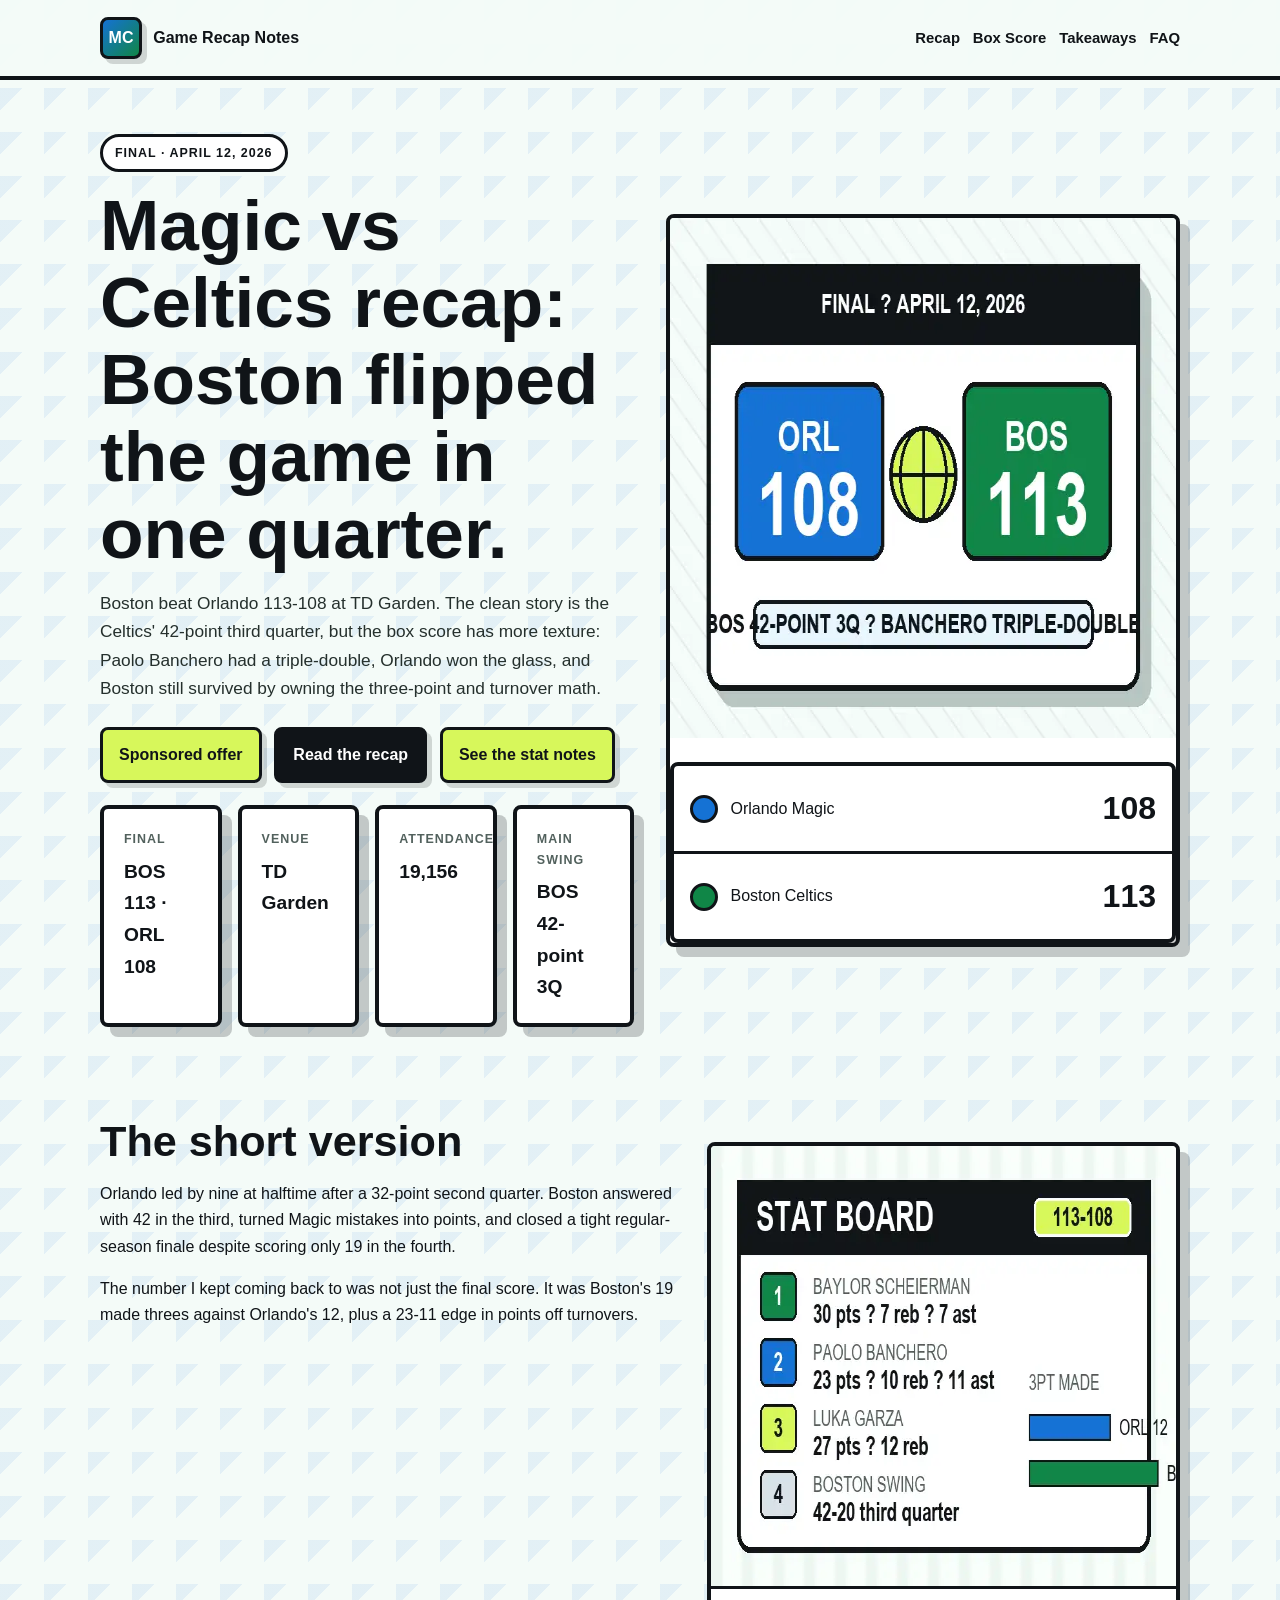
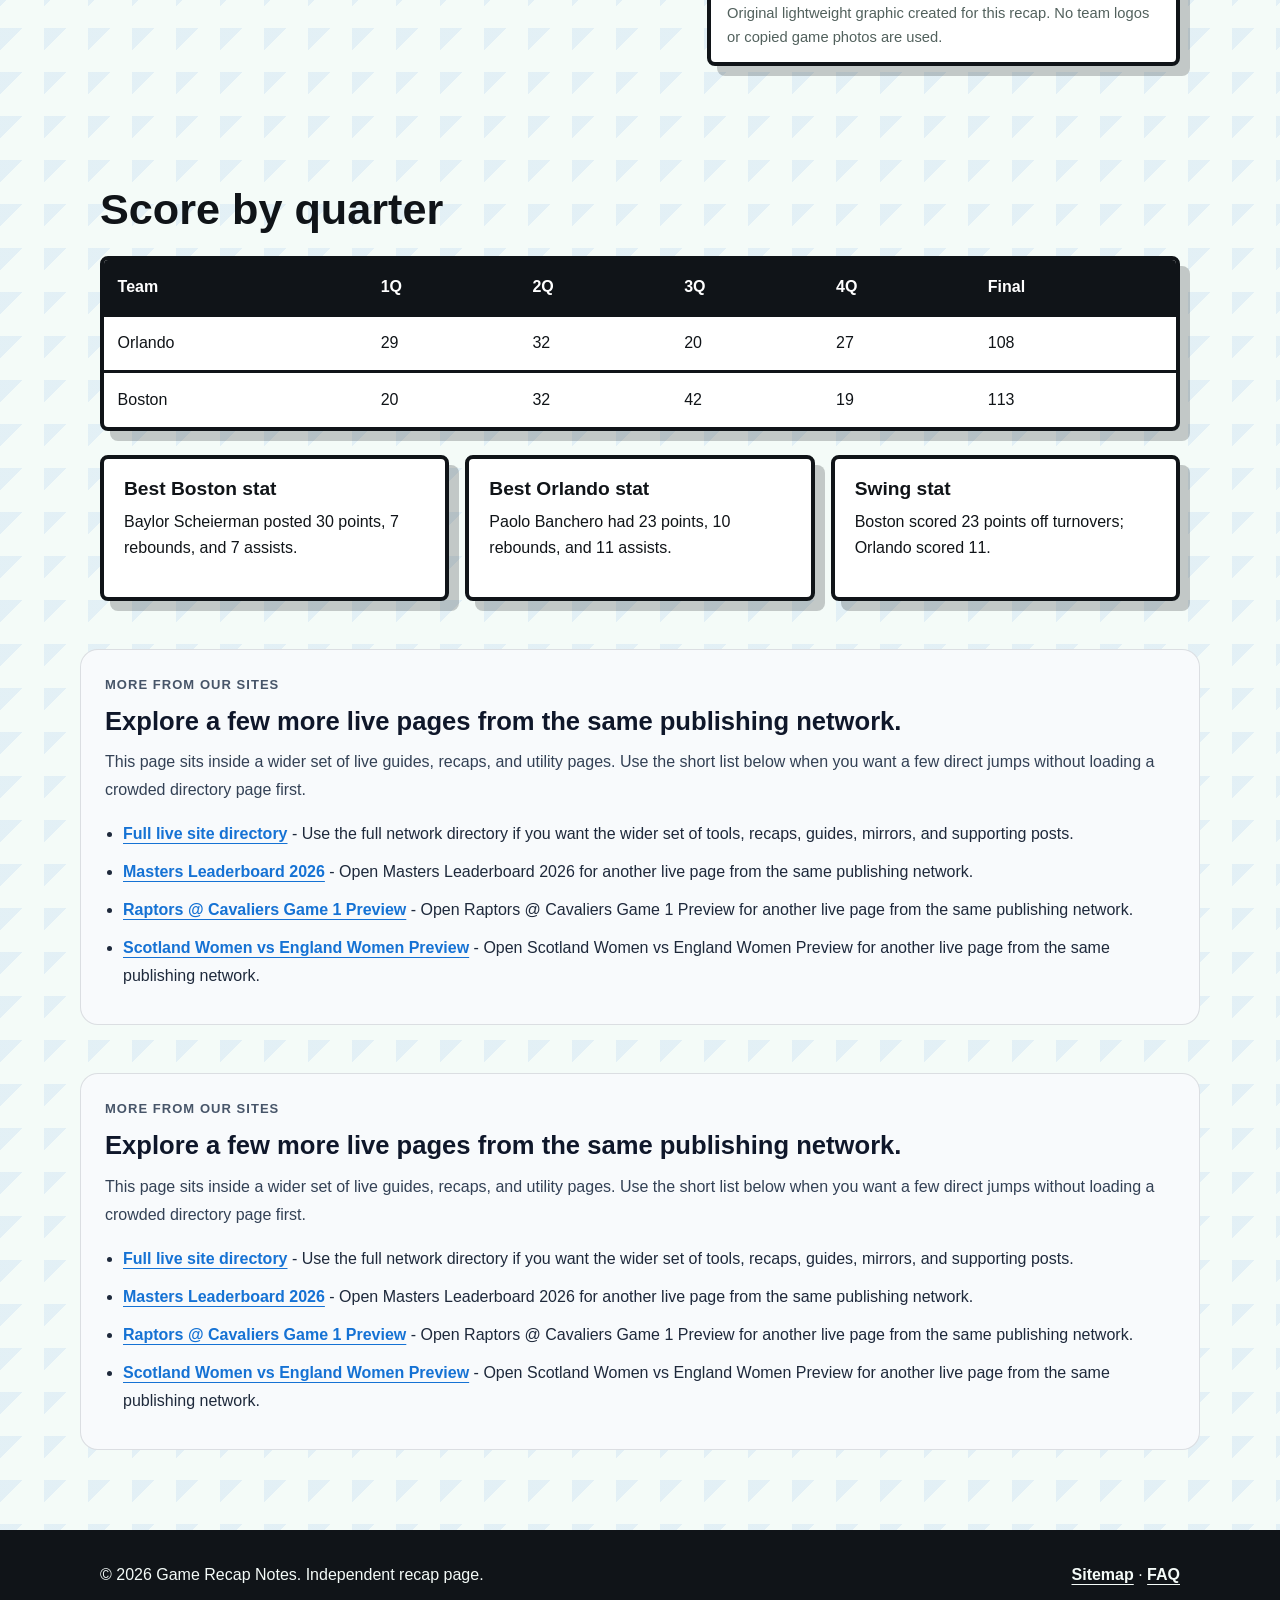
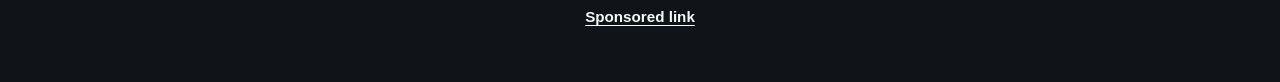
<file: index.html>
<!doctype html>
<html lang="en">
  <head>
    <meta charset="utf-8">
    <meta name="viewport" content="width=device-width, initial-scale=1">
    <meta name="google-site-verification" content="zPeMqoo2h3M_oqIertTkiu1rAj5quQBwW_J42bXbuFM">
    <title>Magic vs Celtics Recap: Boston 113, Orlando 108</title>
    <meta name="description" content="Original recap of Orlando Magic at Boston Celtics on April 12, 2026, with final score, quarter splits, stat notes, and key takeaways.">
    <link rel="canonical" href="https://zeshanalikhan.github.io/magic-celtics-recap/">
    <meta property="og:title" content="Magic vs Celtics Recap: Boston 113, Orlando 108">
    <meta property="og:description" content="Boston beat Orlando 113-108 behind Baylor Scheierman, Luka Garza, Ron Harper Jr., and a 42-point third quarter.">
    <meta property="og:type" content="website">
    <meta property="og:url" content="https://zeshanalikhan.github.io/magic-celtics-recap/">
    <meta property="og:image" content="https://zeshanalikhan.github.io/magic-celtics-recap/assets/images/magic-celtics-hero.webp">
    <link rel="stylesheet" href="styles.css">
    <script type="application/ld+json">
      {
        "@context": "https://schema.org",
        "@type": "Article",
        "headline": "Magic vs Celtics Recap: Boston 113, Orlando 108",
        "datePublished": "2026-04-13",
        "dateModified": "2026-04-13",
        "author": {
          "@type": "Person",
          "name": "Game Notes Desk"
        },
        "about": {
          "@type": "SportsEvent",
          "name": "Orlando Magic at Boston Celtics",
          "startDate": "2026-04-12T18:00:00-04:00",
          "location": {
            "@type": "Place",
            "name": "TD Garden",
            "address": {
              "@type": "PostalAddress",
              "addressLocality": "Boston",
              "addressRegion": "MA",
              "addressCountry": "US"
            }
          },
          "homeTeam": {
            "@type": "SportsTeam",
            "name": "Boston Celtics"
          },
          "awayTeam": {
            "@type": "SportsTeam",
            "name": "Orlando Magic"
          },
          "sport": "Basketball"
        }
      }
    </script>
  </head>
  <body>
    <a class="skip-link" href="#main">Skip to content</a>
    <header class="site-header">
      <div class="nav-wrap">
        <a class="brand" href="index.html" aria-label="Magic Celtics recap home">
          <span class="brand-mark">MC</span>
          <span>Game Recap Notes</span>
        </a>
        <nav class="nav-links" aria-label="Main navigation">
          <a href="pages/game-recap.html">Recap</a>
          <a href="pages/box-score-notes.html">Box Score</a>
          <a href="pages/takeaways.html">Takeaways</a>
          <a href="pages/game-faq.html">FAQ</a>
        </nav>
      </div>
    </header>

    <main id="main">
      <section class="hero">
        <div class="hero-inner">
          <div>
            <span class="eyebrow">Final · April 12, 2026</span>
            <h1>Magic vs Celtics recap: Boston flipped the game in one quarter.</h1>
            <p class="lede">Boston beat Orlando 113-108 at TD Garden. The clean story is the Celtics' 42-point third quarter, but the box score has more texture: Paolo Banchero had a triple-double, Orlando won the glass, and Boston still survived by owning the three-point and turnover math.</p>
            <div class="cta-row">
              <a class="button secondary" href="https://www.profitablecpmratenetwork.com/j9f627innq?key=be46e17df9e34aa3b5b8e77e88a34740" rel="nofollow sponsored noopener" target="_blank">Sponsored offer</a>
              <a class="button" href="pages/game-recap.html">Read the recap</a>
              <a class="button secondary" href="pages/box-score-notes.html">See the stat notes</a>
            </div>
            <div class="meta-grid" aria-label="Game quick facts">
              <div class="fact-card"><span>Final</span><strong>BOS 113 · ORL 108</strong></div>
              <div class="fact-card"><span>Venue</span><strong>TD Garden</strong></div>
              <div class="fact-card"><span>Attendance</span><strong>19,156</strong></div>
              <div class="fact-card"><span>Main swing</span><strong>BOS 42-point 3Q</strong></div>
            </div>
          </div>
          <aside class="hero-card" aria-label="Final score card">
            <img src="assets/images/magic-celtics-hero.webp" width="720" height="520" alt="Illustrated Magic Celtics final score card">
            <div class="scoreboard">
              <div class="score-row">
                <div class="score-team"><span class="team-dot orl"></span><span>Orlando Magic</span></div>
                <strong>108</strong>
              </div>
              <div class="score-row">
                <div class="score-team"><span class="team-dot bos"></span><span>Boston Celtics</span></div>
                <strong>113</strong>
              </div>
            </div>
          </aside>
        </div>
      </section>

      <section class="section">
        <div class="two-col">
          <div>
            <h2>The short version</h2>
            <p>Orlando led by nine at halftime after a 32-point second quarter. Boston answered with 42 in the third, turned Magic mistakes into points, and closed a tight regular-season finale despite scoring only 19 in the fourth.</p>
            <p>The number I kept coming back to was not just the final score. It was Boston's 19 made threes against Orlando's 12, plus a 23-11 edge in points off turnovers.</p>
          </div>
          <figure class="image-frame">
            <img src="assets/images/magic-celtics-stats.webp" width="720" height="440" alt="Illustrated Magic Celtics stat board">
            <figcaption>Original lightweight graphic created for this recap. No team logos or copied game photos are used.</figcaption>
          </figure>
        </div>
      </section>

      <section class="section" id="score-details">
        <h2>Score by quarter</h2>
        <table class="stat-table" aria-label="Score by quarter">
          <thead>
            <tr><th>Team</th><th>1Q</th><th>2Q</th><th>3Q</th><th>4Q</th><th>Final</th></tr>
          </thead>
          <tbody>
            <tr><td>Orlando</td><td>29</td><td>32</td><td>20</td><td>27</td><td>108</td></tr>
            <tr><td>Boston</td><td>20</td><td>32</td><td>42</td><td>19</td><td>113</td></tr>
          </tbody>
        </table>
        <div class="card-grid">
          <article class="panel">
            <h3>Best Boston stat</h3>
            <p>Baylor Scheierman posted 30 points, 7 rebounds, and 7 assists.</p>
          </article>
          <article class="panel">
            <h3>Best Orlando stat</h3>
            <p>Paolo Banchero had 23 points, 10 rebounds, and 11 assists.</p>
          </article>
          <article class="panel">
            <h3>Swing stat</h3>
            <p>Boston scored 23 points off turnovers; Orlando scored 11.</p>
          </article>
        </div>
      </section>

      <!-- NETWORK_LINKS_START -->
      <section data-network-links="true" aria-labelledby="network-links-heading" style="padding:0 0 48px;">
        <div style="width:min(1120px, calc(100% - 32px)); margin:0 auto;">
          <div style="border:1px solid rgba(15, 23, 42, 0.12); background:#f8fafc; border-radius:18px; padding:24px;">
            <p style="margin:0 0 10px; font-size:13px; font-weight:800; letter-spacing:0.08em; text-transform:uppercase; color:#475569;">More from our sites</p>
            <h2 id="network-links-heading" style="margin:0 0 12px; font-size:clamp(1.5rem, 2vw, 1.9rem); line-height:1.2; color:#0f172a;">Explore a few more live pages from the same publishing network.</h2>
            <p style="margin:0 0 16px; color:#334155; line-height:1.75;">This page sits inside a wider set of live guides, recaps, and utility pages. Use the short list below when you want a few direct jumps without loading a crowded directory page first.</p>
            <ul style="margin:0; padding-left:18px; color:#1e293b; line-height:1.75;">
          <li style="margin:0 0 10px;"><a href="https://zeshanalikhan.github.io/creator-app-hub-site/pages/site-directory.html">Full live site directory</a> - Use the full network directory if you want the wider set of tools, recaps, guides, mirrors, and supporting posts.</li>
          <li style="margin:0 0 10px;"><a href="https://zeshanalikhan.github.io/masters-leaderboard-guide/">Masters Leaderboard 2026</a> - Open Masters Leaderboard 2026 for another live page from the same publishing network.</li>
          <li style="margin:0 0 10px;"><a href="https://zeshanalikhan.github.io/raptors-cavaliers-first-round-game-1-preview/">Raptors @ Cavaliers Game 1 Preview</a> - Open Raptors @ Cavaliers Game 1 Preview for another live page from the same publishing network.</li>
          <li style="margin:0 0 10px;"><a href="https://zeshanalikhan.github.io/scotland-england-womens-six-nations-preview/">Scotland Women vs England Women Preview</a> - Open Scotland Women vs England Women Preview for another live page from the same publishing network.</li>
            </ul>
          </div>
        </div>
      </section>
      <!-- NETWORK_LINKS_END -->
    
      <!-- NETWORK_LINKS_START -->
      <section data-network-links="true" aria-labelledby="network-links-heading" style="padding:0 0 48px;">
        <div style="width:min(1120px, calc(100% - 32px)); margin:0 auto;">
          <div style="border:1px solid rgba(15, 23, 42, 0.12); background:#f8fafc; border-radius:18px; padding:24px;">
            <p style="margin:0 0 10px; font-size:13px; font-weight:800; letter-spacing:0.08em; text-transform:uppercase; color:#475569;">More from our sites</p>
            <h2 id="network-links-heading" style="margin:0 0 12px; font-size:clamp(1.5rem, 2vw, 1.9rem); line-height:1.2; color:#0f172a;">Explore a few more live pages from the same publishing network.</h2>
            <p style="margin:0 0 16px; color:#334155; line-height:1.75;">This page sits inside a wider set of live guides, recaps, and utility pages. Use the short list below when you want a few direct jumps without loading a crowded directory page first.</p>
            <ul style="margin:0; padding-left:18px; color:#1e293b; line-height:1.75;">
          <li style="margin:0 0 10px;"><a href="https://zeshanalikhan.github.io/creator-app-hub-site/pages/site-directory.html">Full live site directory</a> - Use the full network directory if you want the wider set of tools, recaps, guides, mirrors, and supporting posts.</li>
          <li style="margin:0 0 10px;"><a href="https://zeshanalikhan.github.io/masters-leaderboard-guide/">Masters Leaderboard 2026</a> - Open Masters Leaderboard 2026 for another live page from the same publishing network.</li>
          <li style="margin:0 0 10px;"><a href="https://zeshanalikhan.github.io/raptors-cavaliers-first-round-game-1-preview/">Raptors @ Cavaliers Game 1 Preview</a> - Open Raptors @ Cavaliers Game 1 Preview for another live page from the same publishing network.</li>
          <li style="margin:0 0 10px;"><a href="https://zeshanalikhan.github.io/scotland-england-womens-six-nations-preview/">Scotland Women vs England Women Preview</a> - Open Scotland Women vs England Women Preview for another live page from the same publishing network.</li>
            </ul>
          </div>
        </div>
      </section>
      <!-- NETWORK_LINKS_END -->
    </main>

    <footer class="site-footer">
      <div class="footer-inner">
        <p>© <span data-year>2026</span> Game Recap Notes. Independent recap page.</p>
        <p><a href="sitemap.xml">Sitemap</a> · <a href="pages/game-faq.html">FAQ</a></p>
      </div>
          <div class="adsterra-link-wrap">
        <a class="adsterra-link" href="https://www.profitablecpmratenetwork.com/j9f627innq?key=be46e17df9e34aa3b5b8e77e88a34740" rel="nofollow sponsored noopener" target="_blank">Sponsored link</a>
      </div>
  </footer>
    <script src="app.js" defer></script>
  </body>
</html>
</file>
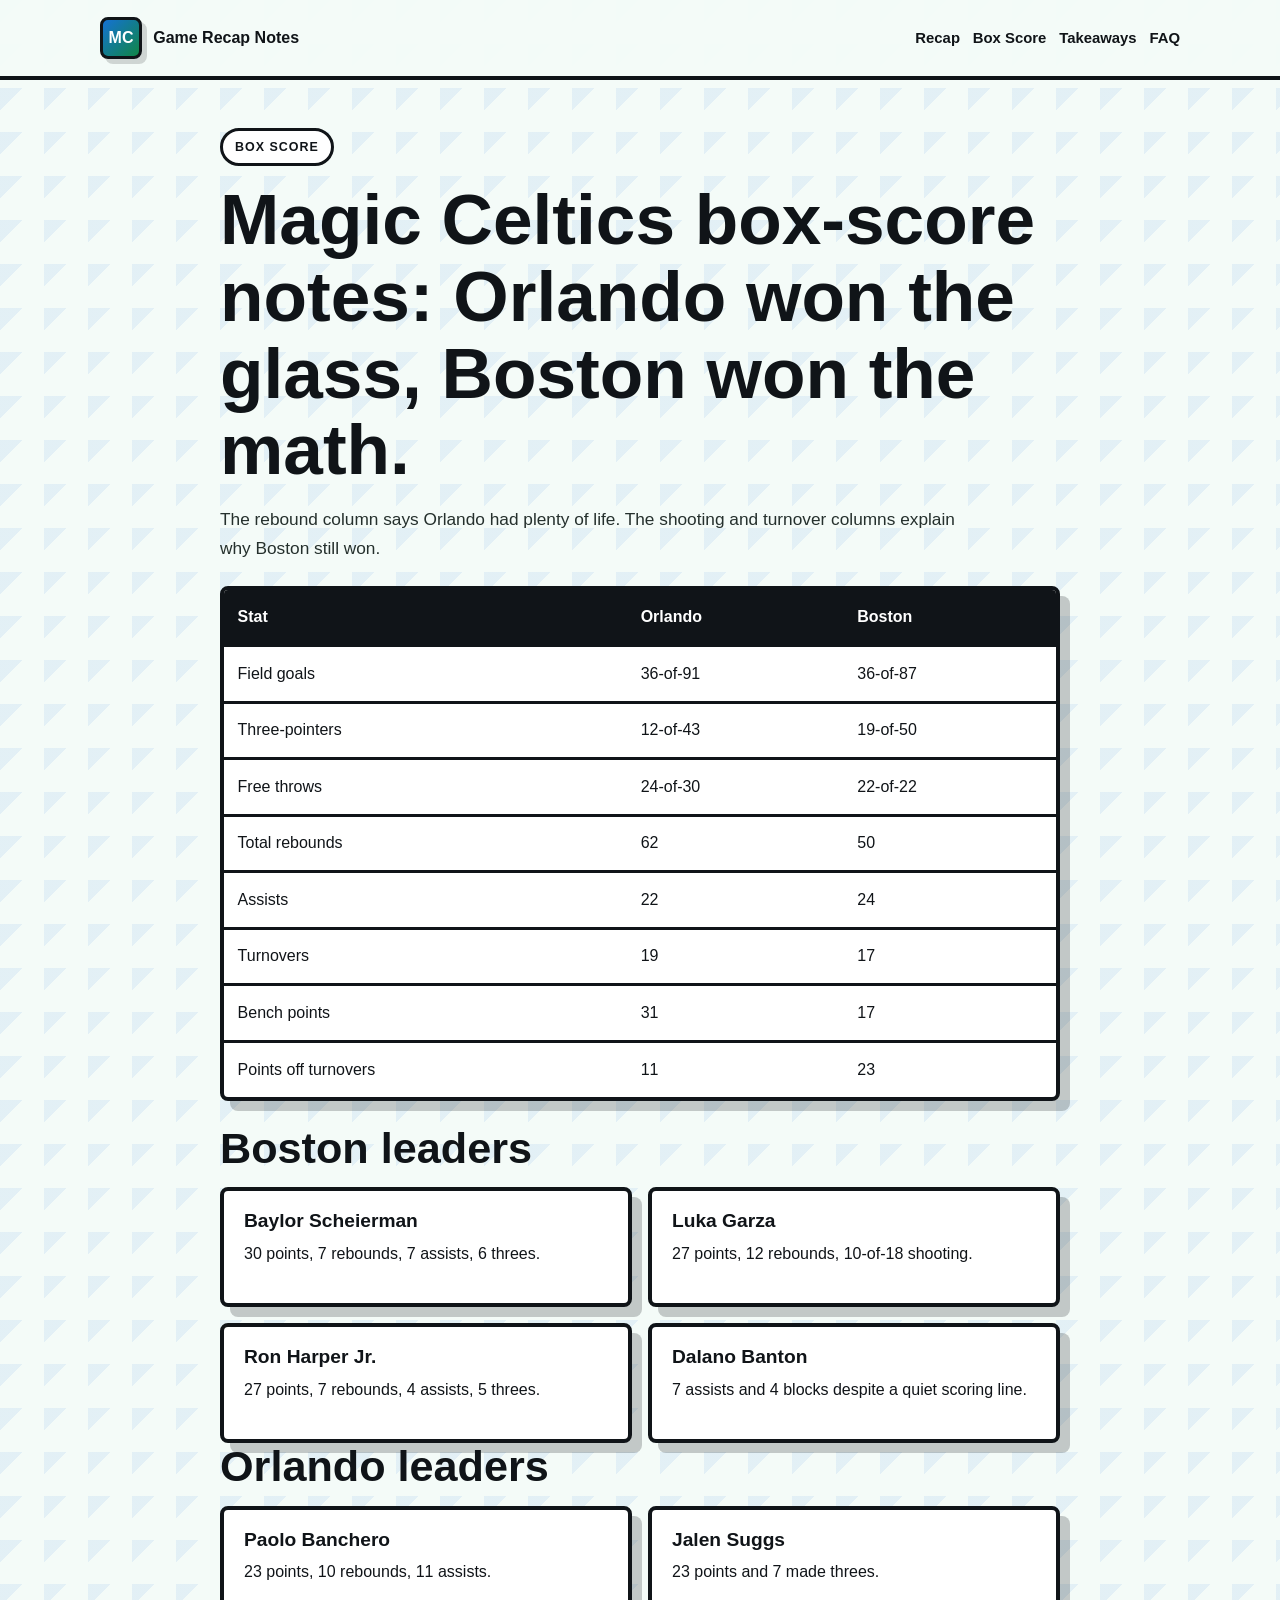
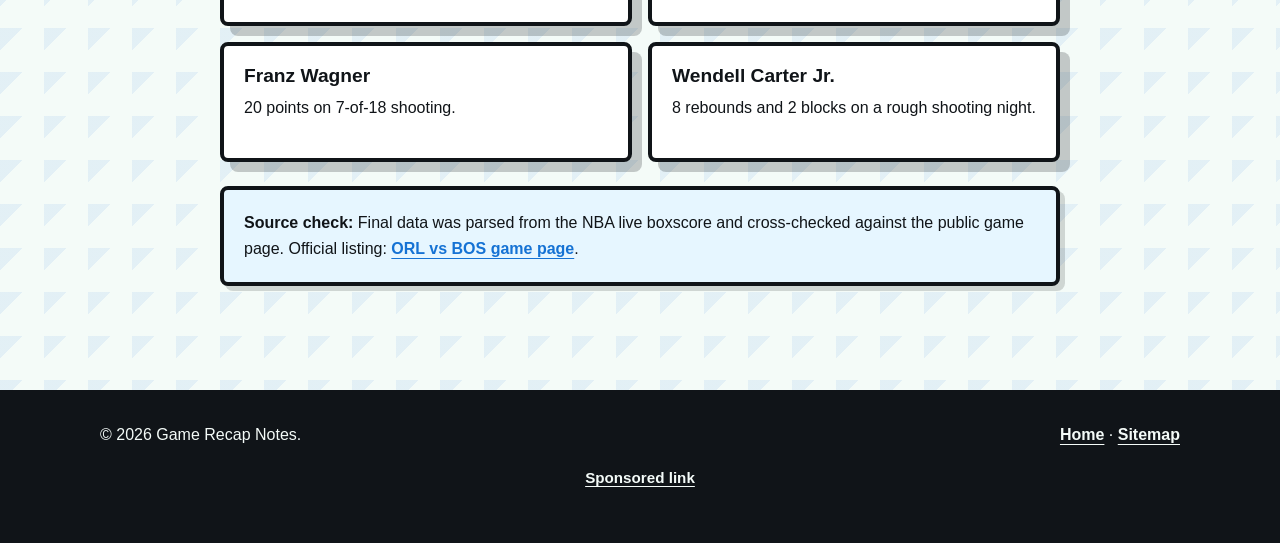
<file: pages/box-score-notes.html>
<!doctype html>
<html lang="en">
  <head>
    <meta charset="utf-8">
    <meta name="viewport" content="width=device-width, initial-scale=1">
    <meta name="google-site-verification" content="zPeMqoo2h3M_oqIertTkiu1rAj5quQBwW_J42bXbuFM">
    <title>Magic Celtics Box Score Notes: Threes, Turnovers, Leaders</title>
    <meta name="description" content="Box-score notes from Celtics 113, Magic 108, including shooting splits, rebounds, assists, turnovers, and player leaders.">
    <link rel="canonical" href="https://zeshanalikhan.github.io/magic-celtics-recap/pages/box-score-notes.html">
    <meta property="og:title" content="Magic Celtics Box Score Notes">
    <meta property="og:description" content="The stat gap behind Boston's 113-108 win over Orlando.">
    <meta property="og:type" content="article">
    <meta property="og:url" content="https://zeshanalikhan.github.io/magic-celtics-recap/pages/box-score-notes.html">
    <meta property="og:image" content="https://zeshanalikhan.github.io/magic-celtics-recap/assets/images/magic-celtics-stats.webp">
    <link rel="stylesheet" href="../styles.css">
  </head>
  <body>
    <a class="skip-link" href="#main">Skip to content</a>
    <header class="site-header">
      <div class="nav-wrap">
        <a class="brand" href="../index.html"><span class="brand-mark">MC</span><span>Game Recap Notes</span></a>
        <nav class="nav-links" aria-label="Main navigation">
          <a href="game-recap.html">Recap</a>
          <a href="box-score-notes.html">Box Score</a>
          <a href="takeaways.html">Takeaways</a>
          <a href="game-faq.html">FAQ</a>
        </nav>
      </div>
    </header>
    <main id="main" class="section narrow">
      <span class="eyebrow">Box score</span>
      <h1>Magic Celtics box-score notes: Orlando won the glass, Boston won the math.</h1>
      <p class="lede">The rebound column says Orlando had plenty of life. The shooting and turnover columns explain why Boston still won.</p>

      <table class="stat-table" aria-label="Team stat comparison">
        <thead>
          <tr><th>Stat</th><th>Orlando</th><th>Boston</th></tr>
        </thead>
        <tbody>
          <tr><td>Field goals</td><td>36-of-91</td><td>36-of-87</td></tr>
          <tr><td>Three-pointers</td><td>12-of-43</td><td>19-of-50</td></tr>
          <tr><td>Free throws</td><td>24-of-30</td><td>22-of-22</td></tr>
          <tr><td>Total rebounds</td><td>62</td><td>50</td></tr>
          <tr><td>Assists</td><td>22</td><td>24</td></tr>
          <tr><td>Turnovers</td><td>19</td><td>17</td></tr>
          <tr><td>Bench points</td><td>31</td><td>17</td></tr>
          <tr><td>Points off turnovers</td><td>11</td><td>23</td></tr>
        </tbody>
      </table>

      <h2>Boston leaders</h2>
      <div class="stat-grid">
        <div class="panel"><h3>Baylor Scheierman</h3><p>30 points, 7 rebounds, 7 assists, 6 threes.</p></div>
        <div class="panel"><h3>Luka Garza</h3><p>27 points, 12 rebounds, 10-of-18 shooting.</p></div>
        <div class="panel"><h3>Ron Harper Jr.</h3><p>27 points, 7 rebounds, 4 assists, 5 threes.</p></div>
        <div class="panel"><h3>Dalano Banton</h3><p>7 assists and 4 blocks despite a quiet scoring line.</p></div>
      </div>

      <h2>Orlando leaders</h2>
      <div class="stat-grid">
        <div class="panel"><h3>Paolo Banchero</h3><p>23 points, 10 rebounds, 11 assists.</p></div>
        <div class="panel"><h3>Jalen Suggs</h3><p>23 points and 7 made threes.</p></div>
        <div class="panel"><h3>Franz Wagner</h3><p>20 points on 7-of-18 shooting.</p></div>
        <div class="panel"><h3>Wendell Carter Jr.</h3><p>8 rebounds and 2 blocks on a rough shooting night.</p></div>
      </div>

      <div class="callout">
        <strong>Source check:</strong> Final data was parsed from the NBA live boxscore and cross-checked against the public game page. Official listing: <a href="https://www.nba.com/game/orl-vs-bos-0022501186" rel="nofollow noopener" target="_blank">ORL vs BOS game page</a>.
      </div>
    </main>
    <footer class="site-footer">
      <div class="footer-inner">
        <p>© <span data-year>2026</span> Game Recap Notes.</p>
        <p><a href="../index.html">Home</a> · <a href="../sitemap.xml">Sitemap</a></p>
      </div>
          <div class="adsterra-link-wrap">
        <a class="adsterra-link" href="https://www.profitablecpmratenetwork.com/j9f627innq?key=be46e17df9e34aa3b5b8e77e88a34740" rel="nofollow sponsored noopener" target="_blank">Sponsored link</a>
      </div>
  </footer>
    <script src="../app.js" defer></script>
  </body>
</html>
</file>
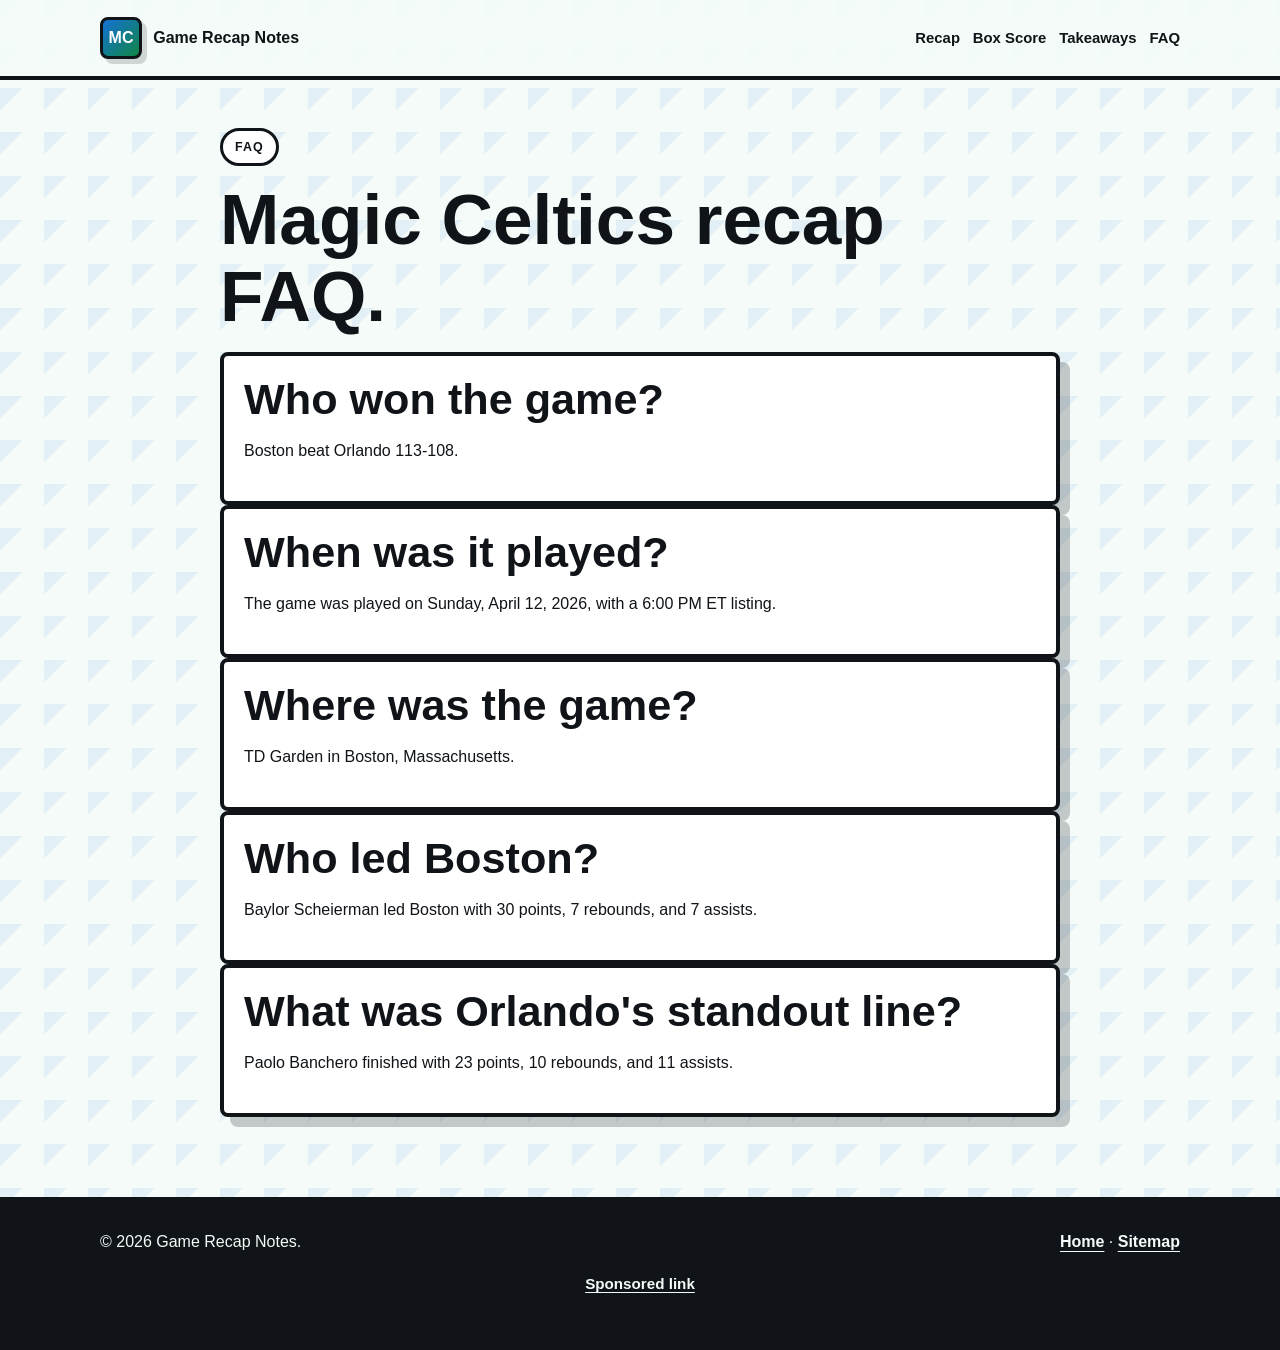
<file: pages/game-faq.html>
<!doctype html>
<html lang="en">
  <head>
    <meta charset="utf-8">
    <meta name="viewport" content="width=device-width, initial-scale=1">
    <meta name="google-site-verification" content="zPeMqoo2h3M_oqIertTkiu1rAj5quQBwW_J42bXbuFM">
    <title>Magic Celtics Recap FAQ</title>
    <meta name="description" content="FAQ for Orlando Magic at Boston Celtics on April 12, 2026, including final score, top performers, venue, and key stat gap.">
    <link rel="canonical" href="https://zeshanalikhan.github.io/magic-celtics-recap/pages/game-faq.html">
    <meta property="og:title" content="Magic Celtics Recap FAQ">
    <meta property="og:description" content="Quick answers for Celtics 113, Magic 108.">
    <meta property="og:type" content="article">
    <meta property="og:url" content="https://zeshanalikhan.github.io/magic-celtics-recap/pages/game-faq.html">
    <meta property="og:image" content="https://zeshanalikhan.github.io/magic-celtics-recap/assets/images/magic-celtics-hero.webp">
    <link rel="stylesheet" href="../styles.css">
    <script type="application/ld+json">
      {
        "@context": "https://schema.org",
        "@type": "FAQPage",
        "mainEntity": [
          {
            "@type": "Question",
            "name": "Who won Magic vs Celtics on April 12, 2026?",
            "acceptedAnswer": {
              "@type": "Answer",
              "text": "The Boston Celtics beat the Orlando Magic 113-108."
            }
          },
          {
            "@type": "Question",
            "name": "Where was Magic vs Celtics played?",
            "acceptedAnswer": {
              "@type": "Answer",
              "text": "The game was played at TD Garden in Boston, Massachusetts."
            }
          },
          {
            "@type": "Question",
            "name": "Who led Boston in scoring?",
            "acceptedAnswer": {
              "@type": "Answer",
              "text": "Baylor Scheierman led Boston with 30 points."
            }
          },
          {
            "@type": "Question",
            "name": "What was Paolo Banchero's stat line?",
            "acceptedAnswer": {
              "@type": "Answer",
              "text": "Paolo Banchero had 23 points, 10 rebounds, and 11 assists for Orlando."
            }
          }
        ]
      }
    </script>
  </head>
  <body>
    <a class="skip-link" href="#main">Skip to content</a>
    <header class="site-header">
      <div class="nav-wrap">
        <a class="brand" href="../index.html"><span class="brand-mark">MC</span><span>Game Recap Notes</span></a>
        <nav class="nav-links" aria-label="Main navigation">
          <a href="game-recap.html">Recap</a>
          <a href="box-score-notes.html">Box Score</a>
          <a href="takeaways.html">Takeaways</a>
          <a href="game-faq.html">FAQ</a>
        </nav>
      </div>
    </header>
    <main id="main" class="section narrow">
      <span class="eyebrow">FAQ</span>
      <h1>Magic Celtics recap FAQ.</h1>

      <section class="panel">
        <h2>Who won the game?</h2>
        <p>Boston beat Orlando 113-108.</p>
      </section>
      <section class="panel">
        <h2>When was it played?</h2>
        <p>The game was played on Sunday, April 12, 2026, with a 6:00 PM ET listing.</p>
      </section>
      <section class="panel">
        <h2>Where was the game?</h2>
        <p>TD Garden in Boston, Massachusetts.</p>
      </section>
      <section class="panel">
        <h2>Who led Boston?</h2>
        <p>Baylor Scheierman led Boston with 30 points, 7 rebounds, and 7 assists.</p>
      </section>
      <section class="panel">
        <h2>What was Orlando's standout line?</h2>
        <p>Paolo Banchero finished with 23 points, 10 rebounds, and 11 assists.</p>
      </section>
    </main>
    <footer class="site-footer">
      <div class="footer-inner">
        <p>© <span data-year>2026</span> Game Recap Notes.</p>
        <p><a href="../index.html">Home</a> · <a href="../sitemap.xml">Sitemap</a></p>
      </div>
          <div class="adsterra-link-wrap">
        <a class="adsterra-link" href="https://www.profitablecpmratenetwork.com/j9f627innq?key=be46e17df9e34aa3b5b8e77e88a34740" rel="nofollow sponsored noopener" target="_blank">Sponsored link</a>
      </div>
  </footer>
    <script src="../app.js" defer></script>
  </body>
</html>
</file>
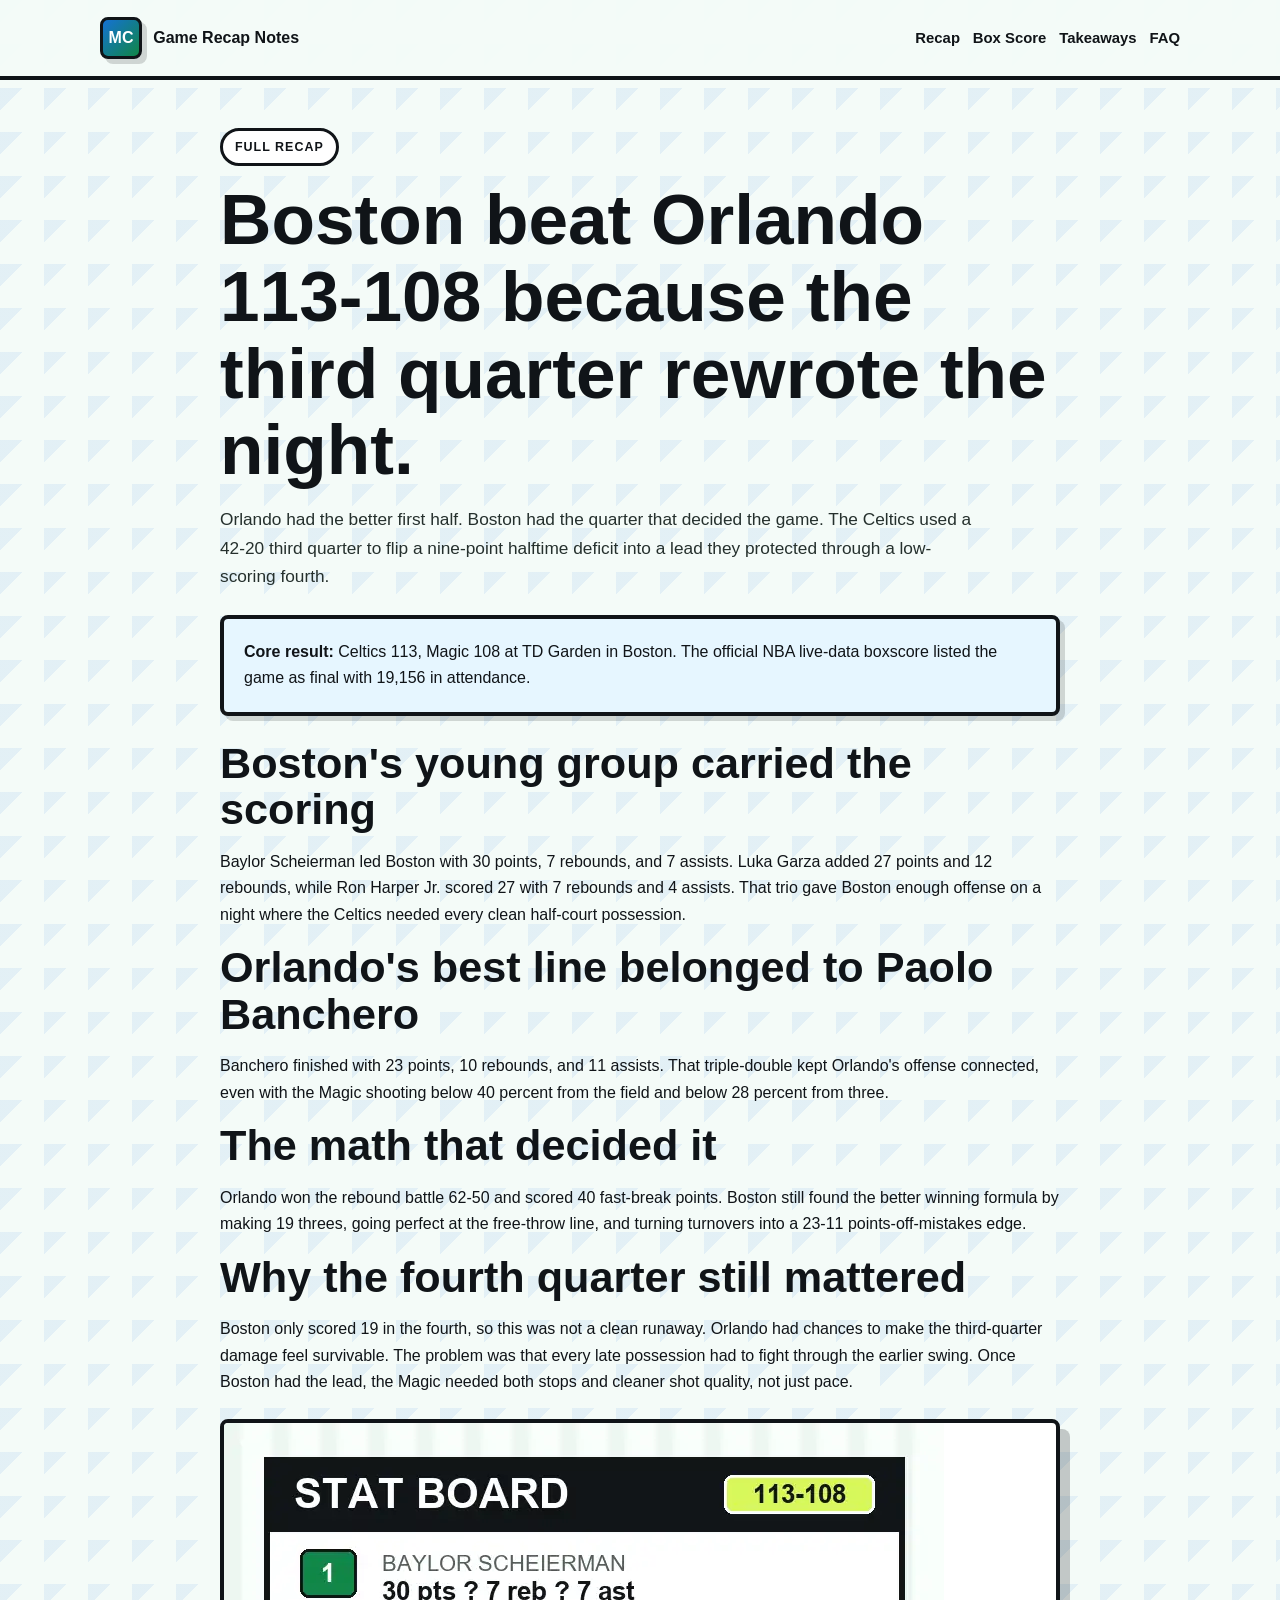
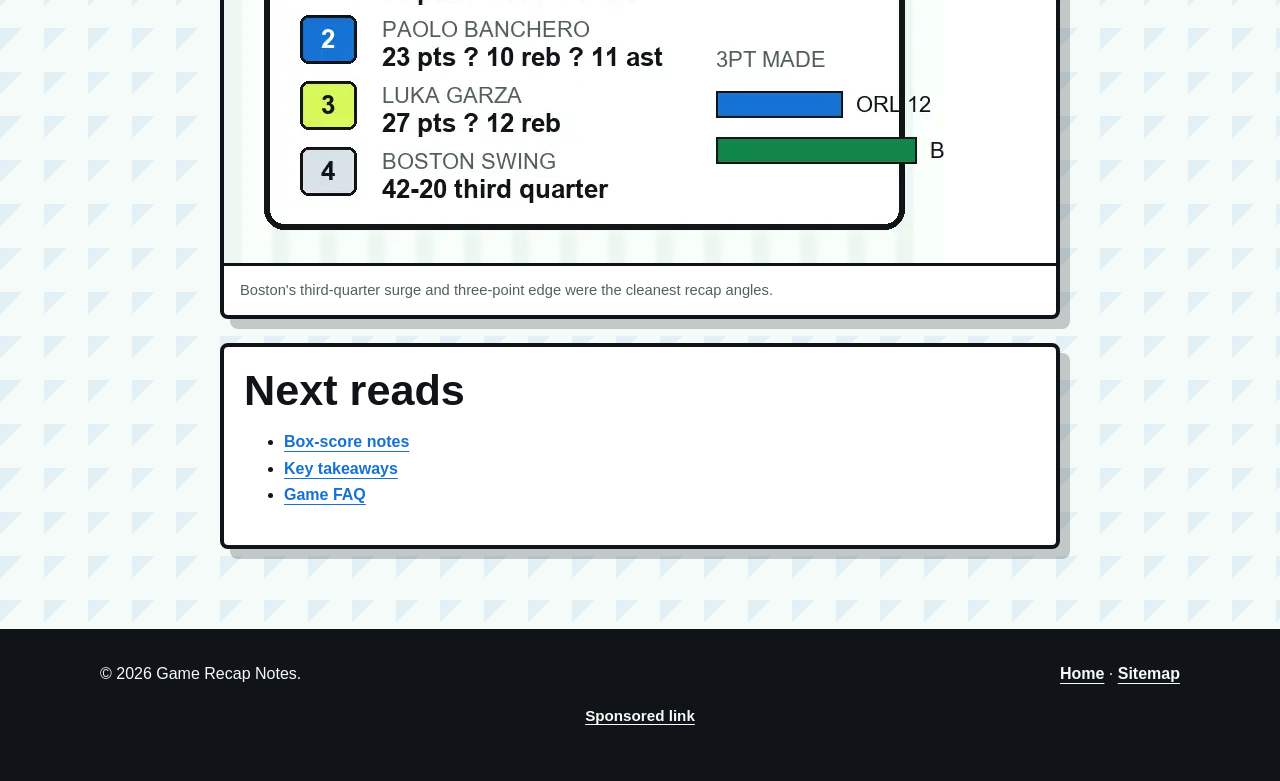
<file: pages/game-recap.html>
<!doctype html>
<html lang="en">
  <head>
    <meta charset="utf-8">
    <meta name="viewport" content="width=device-width, initial-scale=1">
    <meta name="google-site-verification" content="zPeMqoo2h3M_oqIertTkiu1rAj5quQBwW_J42bXbuFM">
    <title>Magic vs Celtics Game Recap: Boston Wins 113-108</title>
    <meta name="description" content="Original Magic vs Celtics recap for April 12, 2026, including Boston's third-quarter run, Banchero's triple-double, and key stat gaps.">
    <link rel="canonical" href="https://zeshanalikhan.github.io/magic-celtics-recap/pages/game-recap.html">
    <meta property="og:title" content="Magic vs Celtics Game Recap">
    <meta property="og:description" content="Boston beat Orlando 113-108 after a 42-point third quarter.">
    <meta property="og:type" content="article">
    <meta property="og:url" content="https://zeshanalikhan.github.io/magic-celtics-recap/pages/game-recap.html">
    <meta property="og:image" content="https://zeshanalikhan.github.io/magic-celtics-recap/assets/images/magic-celtics-hero.webp">
    <link rel="stylesheet" href="../styles.css">
  </head>
  <body>
    <a class="skip-link" href="#main">Skip to content</a>
    <header class="site-header">
      <div class="nav-wrap">
        <a class="brand" href="../index.html"><span class="brand-mark">MC</span><span>Game Recap Notes</span></a>
        <nav class="nav-links" aria-label="Main navigation">
          <a href="game-recap.html">Recap</a>
          <a href="box-score-notes.html">Box Score</a>
          <a href="takeaways.html">Takeaways</a>
          <a href="game-faq.html">FAQ</a>
        </nav>
      </div>
    </header>
    <main id="main" class="section narrow">
      <span class="eyebrow">Full recap</span>
      <h1>Boston beat Orlando 113-108 because the third quarter rewrote the night.</h1>
      <p class="lede">Orlando had the better first half. Boston had the quarter that decided the game. The Celtics used a 42-20 third quarter to flip a nine-point halftime deficit into a lead they protected through a low-scoring fourth.</p>

      <div class="callout">
        <strong>Core result:</strong> Celtics 113, Magic 108 at TD Garden in Boston. The official NBA live-data boxscore listed the game as final with 19,156 in attendance.
      </div>

      <h2>Boston's young group carried the scoring</h2>
      <p>Baylor Scheierman led Boston with 30 points, 7 rebounds, and 7 assists. Luka Garza added 27 points and 12 rebounds, while Ron Harper Jr. scored 27 with 7 rebounds and 4 assists. That trio gave Boston enough offense on a night where the Celtics needed every clean half-court possession.</p>

      <h2>Orlando's best line belonged to Paolo Banchero</h2>
      <p>Banchero finished with 23 points, 10 rebounds, and 11 assists. That triple-double kept Orlando's offense connected, even with the Magic shooting below 40 percent from the field and below 28 percent from three.</p>

      <h2>The math that decided it</h2>
      <p>Orlando won the rebound battle 62-50 and scored 40 fast-break points. Boston still found the better winning formula by making 19 threes, going perfect at the free-throw line, and turning turnovers into a 23-11 points-off-mistakes edge.</p>

      <h2>Why the fourth quarter still mattered</h2>
      <p>Boston only scored 19 in the fourth, so this was not a clean runaway. Orlando had chances to make the third-quarter damage feel survivable. The problem was that every late possession had to fight through the earlier swing. Once Boston had the lead, the Magic needed both stops and cleaner shot quality, not just pace.</p>

      <figure class="image-frame">
        <img src="../assets/images/magic-celtics-stats.webp" width="720" height="440" alt="Illustrated stat notes for Magic Celtics recap">
        <figcaption>Boston's third-quarter surge and three-point edge were the cleanest recap angles.</figcaption>
      </figure>

      <div class="toc">
        <h2>Next reads</h2>
        <ul>
          <li><a href="box-score-notes.html">Box-score notes</a></li>
          <li><a href="takeaways.html">Key takeaways</a></li>
          <li><a href="game-faq.html">Game FAQ</a></li>
        </ul>
      </div>
    </main>
    <footer class="site-footer">
      <div class="footer-inner">
        <p>© <span data-year>2026</span> Game Recap Notes.</p>
        <p><a href="../index.html">Home</a> · <a href="../sitemap.xml">Sitemap</a></p>
      </div>
          <div class="adsterra-link-wrap">
        <a class="adsterra-link" href="https://www.profitablecpmratenetwork.com/j9f627innq?key=be46e17df9e34aa3b5b8e77e88a34740" rel="nofollow sponsored noopener" target="_blank">Sponsored link</a>
      </div>
  </footer>
    <script src="../app.js" defer></script>
  </body>
</html>
</file>
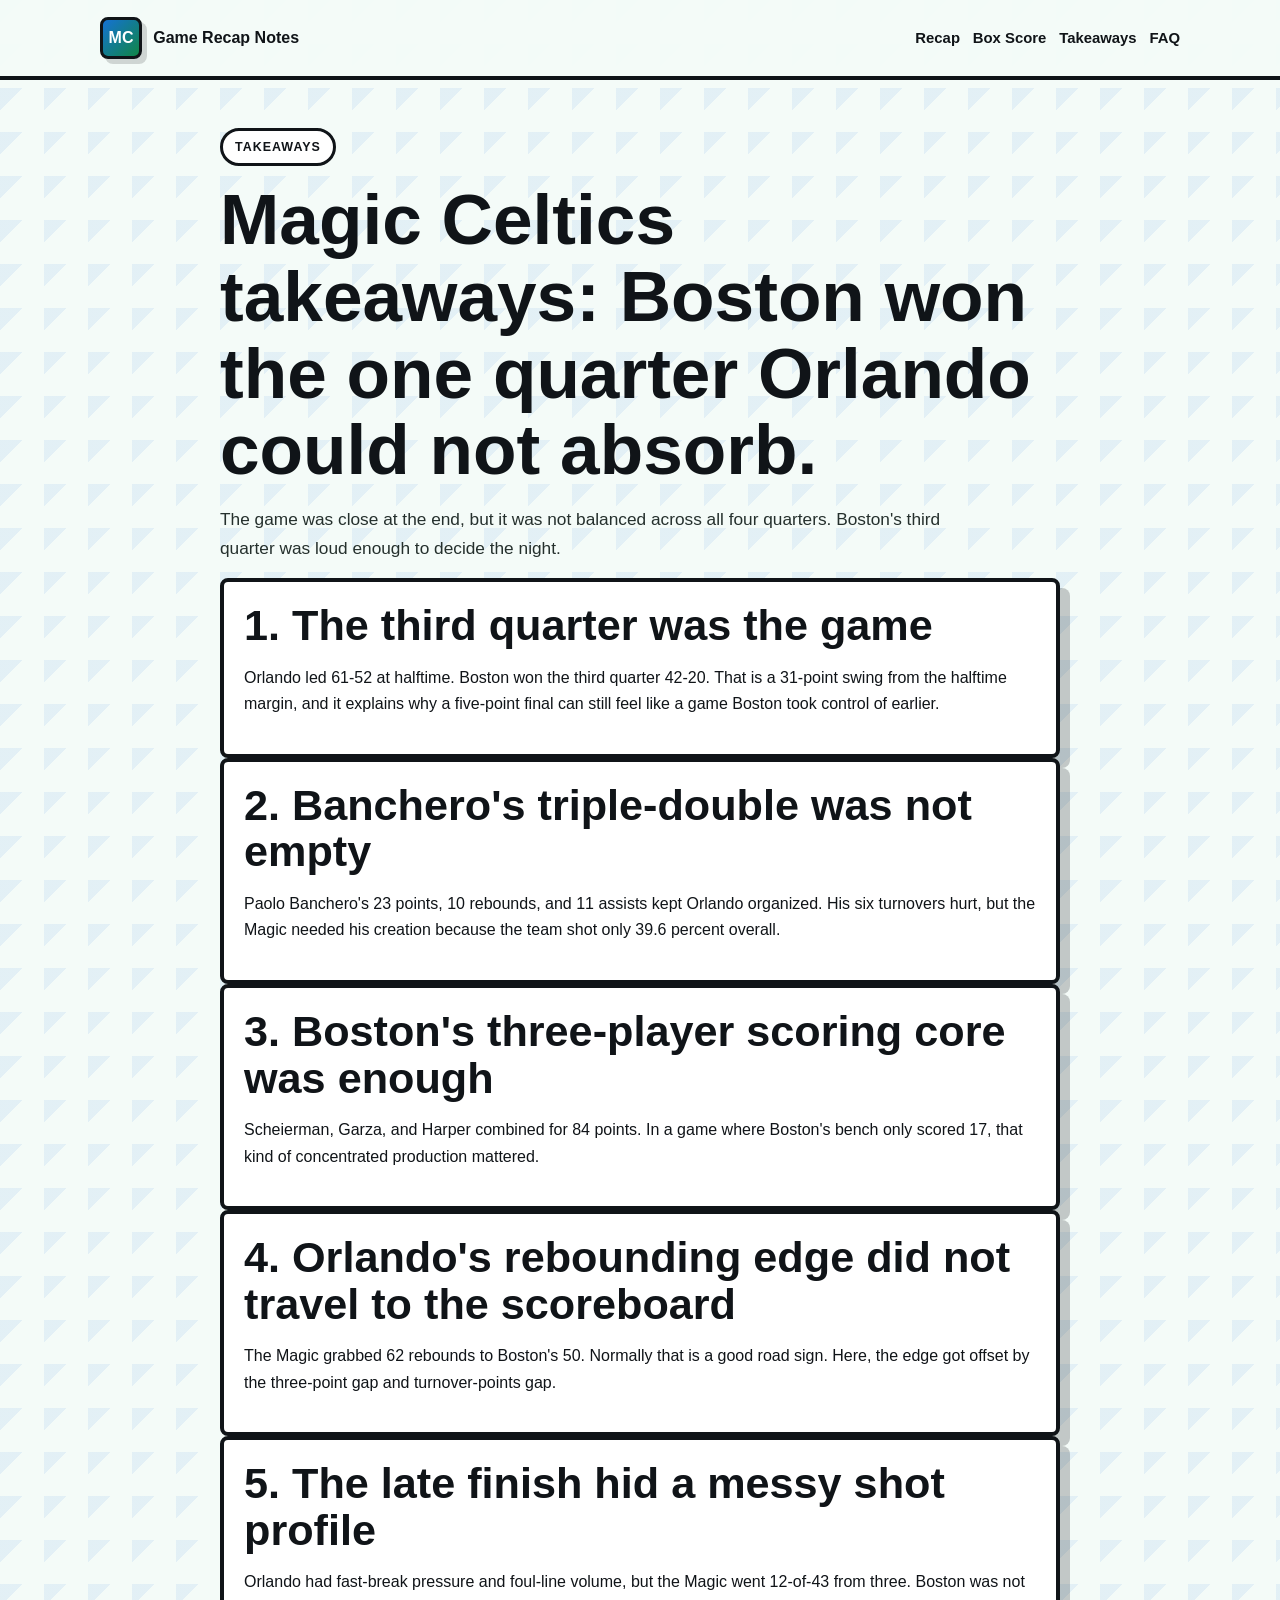
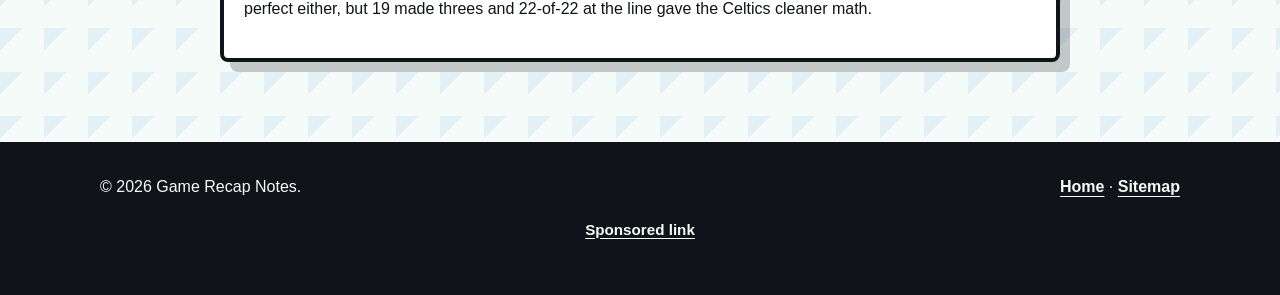
<file: pages/takeaways.html>
<!doctype html>
<html lang="en">
  <head>
    <meta charset="utf-8">
    <meta name="viewport" content="width=device-width, initial-scale=1">
    <meta name="google-site-verification" content="zPeMqoo2h3M_oqIertTkiu1rAj5quQBwW_J42bXbuFM">
    <title>Magic Celtics Takeaways: Third Quarter, Banchero, Boston Threes</title>
    <meta name="description" content="Key takeaways from Boston's 113-108 win over Orlando, including the third-quarter swing, Banchero's triple-double, and the three-point gap.">
    <link rel="canonical" href="https://zeshanalikhan.github.io/magic-celtics-recap/pages/takeaways.html">
    <meta property="og:title" content="Magic Celtics Takeaways">
    <meta property="og:description" content="What stood out from the Celtics' 113-108 win over the Magic.">
    <meta property="og:type" content="article">
    <meta property="og:url" content="https://zeshanalikhan.github.io/magic-celtics-recap/pages/takeaways.html">
    <meta property="og:image" content="https://zeshanalikhan.github.io/magic-celtics-recap/assets/images/magic-celtics-hero.webp">
    <link rel="stylesheet" href="../styles.css">
  </head>
  <body>
    <a class="skip-link" href="#main">Skip to content</a>
    <header class="site-header">
      <div class="nav-wrap">
        <a class="brand" href="../index.html"><span class="brand-mark">MC</span><span>Game Recap Notes</span></a>
        <nav class="nav-links" aria-label="Main navigation">
          <a href="game-recap.html">Recap</a>
          <a href="box-score-notes.html">Box Score</a>
          <a href="takeaways.html">Takeaways</a>
          <a href="game-faq.html">FAQ</a>
        </nav>
      </div>
    </header>
    <main id="main" class="section narrow">
      <span class="eyebrow">Takeaways</span>
      <h1>Magic Celtics takeaways: Boston won the one quarter Orlando could not absorb.</h1>
      <p class="lede">The game was close at the end, but it was not balanced across all four quarters. Boston's third quarter was loud enough to decide the night.</p>

      <section class="panel">
        <h2>1. The third quarter was the game</h2>
        <p>Orlando led 61-52 at halftime. Boston won the third quarter 42-20. That is a 31-point swing from the halftime margin, and it explains why a five-point final can still feel like a game Boston took control of earlier.</p>
      </section>

      <section class="panel">
        <h2>2. Banchero's triple-double was not empty</h2>
        <p>Paolo Banchero's 23 points, 10 rebounds, and 11 assists kept Orlando organized. His six turnovers hurt, but the Magic needed his creation because the team shot only 39.6 percent overall.</p>
      </section>

      <section class="panel">
        <h2>3. Boston's three-player scoring core was enough</h2>
        <p>Scheierman, Garza, and Harper combined for 84 points. In a game where Boston's bench only scored 17, that kind of concentrated production mattered.</p>
      </section>

      <section class="panel">
        <h2>4. Orlando's rebounding edge did not travel to the scoreboard</h2>
        <p>The Magic grabbed 62 rebounds to Boston's 50. Normally that is a good road sign. Here, the edge got offset by the three-point gap and turnover-points gap.</p>
      </section>

      <section class="panel">
        <h2>5. The late finish hid a messy shot profile</h2>
        <p>Orlando had fast-break pressure and foul-line volume, but the Magic went 12-of-43 from three. Boston was not perfect either, but 19 made threes and 22-of-22 at the line gave the Celtics cleaner math.</p>
      </section>
    </main>
    <footer class="site-footer">
      <div class="footer-inner">
        <p>© <span data-year>2026</span> Game Recap Notes.</p>
        <p><a href="../index.html">Home</a> · <a href="../sitemap.xml">Sitemap</a></p>
      </div>
          <div class="adsterra-link-wrap">
        <a class="adsterra-link" href="https://www.profitablecpmratenetwork.com/j9f627innq?key=be46e17df9e34aa3b5b8e77e88a34740" rel="nofollow sponsored noopener" target="_blank">Sponsored link</a>
      </div>
  </footer>
    <script src="../app.js" defer></script>
  </body>
</html>
</file>
<file: styles.css>
:root {
  --ink: #101418;
  --paper: #f4fbf8;
  --panel: #ffffff;
  --muted: #52615d;
  --line: #101418;
  --magic: #1572d4;
  --celtic: #108647;
  --silver: #d8e1e8;
  --lime: #d7f75b;
  --shadow: 10px 10px 0 rgba(16, 20, 24, 0.22);
  --soft-shadow: 5px 5px 0 rgba(16, 20, 24, 0.16);
}

* {
  box-sizing: border-box;
}

html {
  scroll-behavior: smooth;
}

body {
  margin: 0;
  background:
    linear-gradient(135deg, rgba(21, 114, 212, 0.08) 0 16px, transparent 16px 32px),
    var(--paper);
  background-size: 44px 44px;
  color: var(--ink);
  font-family: Arial, Helvetica, sans-serif;
  line-height: 1.65;
}

img {
  display: block;
  max-width: 100%;
}

a {
  color: var(--magic);
  font-weight: 800;
  text-underline-offset: 0.24em;
}

a:hover {
  color: var(--celtic);
}

.skip-link {
  left: 1rem;
  position: absolute;
  top: -4rem;
  z-index: 50;
}

.skip-link:focus {
  background: var(--lime);
  border: 3px solid var(--line);
  color: var(--ink);
  padding: 0.75rem 1rem;
  top: 1rem;
}

.site-header {
  background: rgba(244, 251, 248, 0.96);
  border-bottom: 4px solid var(--line);
  position: sticky;
  top: 0;
  z-index: 20;
}

.nav-wrap,
.hero-inner,
.section,
.footer-inner {
  margin: 0 auto;
  max-width: 1120px;
  padding: 0 1.25rem;
}

.nav-wrap {
  align-items: center;
  display: flex;
  gap: 1rem;
  justify-content: space-between;
  min-height: 76px;
}

.brand {
  align-items: center;
  color: var(--ink);
  display: inline-flex;
  font-weight: 900;
  gap: 0.7rem;
  text-decoration: none;
}

.brand-mark {
  align-items: center;
  background: linear-gradient(135deg, var(--magic), var(--celtic));
  border: 3px solid var(--line);
  border-radius: 8px;
  box-shadow: var(--soft-shadow);
  color: #fff;
  display: inline-flex;
  height: 42px;
  justify-content: center;
  letter-spacing: 0;
  width: 42px;
}

.nav-links {
  align-items: center;
  display: flex;
  flex-wrap: wrap;
  gap: 0.8rem;
  justify-content: flex-end;
}

.nav-links a {
  color: var(--ink);
  font-size: 0.93rem;
  text-decoration: none;
}

.nav-links a:hover {
  text-decoration: underline;
}

.hero {
  padding: 3.4rem 0 2.7rem;
}

.hero-inner {
  align-items: center;
  display: grid;
  gap: 2rem;
  grid-template-columns: minmax(0, 1.02fr) minmax(280px, 0.98fr);
}

.eyebrow {
  align-items: center;
  background: #fff;
  border: 3px solid var(--line);
  border-radius: 999px;
  color: var(--ink);
  display: inline-flex;
  font-size: 0.78rem;
  font-weight: 900;
  gap: 0.45rem;
  letter-spacing: 0.08em;
  padding: 0.35rem 0.75rem;
  text-transform: uppercase;
}

h1,
h2,
h3 {
  letter-spacing: 0;
  line-height: 1.08;
}

h1 {
  font-size: 4.45rem;
  margin: 1rem 0 1rem;
  max-width: 960px;
}

h2 {
  font-size: 2.7rem;
  margin: 0 0 1rem;
}

h3 {
  font-size: 1.2rem;
  margin: 0 0 0.55rem;
}

p {
  margin: 0 0 1rem;
}

.lede {
  color: #25302d;
  font-size: 1.08rem;
  max-width: 760px;
}

.cta-row {
  display: flex;
  flex-wrap: wrap;
  gap: 0.8rem;
  margin: 1.5rem 0 0;
}

.button {
  align-items: center;
  background: var(--ink);
  border: 3px solid var(--line);
  border-radius: 8px;
  box-shadow: var(--soft-shadow);
  color: #fff;
  cursor: pointer;
  display: inline-flex;
  font: inherit;
  font-weight: 900;
  justify-content: center;
  min-height: 46px;
  padding: 0.75rem 1rem;
  text-decoration: none;
}

.button:hover {
  background: var(--celtic);
  color: #fff;
}

.button.secondary {
  background: var(--lime);
  color: var(--ink);
}

.hero-card,
.panel,
.fact-card,
.scoreboard,
.image-frame,
.toc,
.stat-table {
  background: var(--panel);
  border: 4px solid var(--line);
  border-radius: 8px;
  box-shadow: var(--shadow);
}

.hero-card {
  overflow: hidden;
}

.scoreboard {
  margin-top: 1.5rem;
  overflow: hidden;
}

.score-row {
  align-items: center;
  border-top: 3px solid var(--line);
  display: grid;
  gap: 1rem;
  grid-template-columns: 1fr auto;
  padding: 1rem;
}

.score-row:first-child {
  border-top: 0;
}

.score-row strong {
  font-size: 2rem;
}

.score-team {
  align-items: center;
  display: flex;
  gap: 0.75rem;
}

.team-dot {
  border: 3px solid var(--line);
  border-radius: 999px;
  display: inline-block;
  height: 28px;
  width: 28px;
}

.team-dot.orl {
  background: var(--magic);
}

.team-dot.bos {
  background: var(--celtic);
}

.section {
  padding-bottom: 3rem;
  padding-top: 3rem;
}

.section.narrow {
  max-width: 880px;
}

.meta-grid,
.card-grid,
.two-col,
.stat-grid {
  display: grid;
  gap: 1rem;
}

.meta-grid {
  grid-template-columns: repeat(4, minmax(0, 1fr));
  margin-top: 1.4rem;
}

.card-grid {
  grid-template-columns: repeat(3, minmax(0, 1fr));
  margin-top: 1.5rem;
}

.two-col {
  align-items: start;
  grid-template-columns: minmax(0, 1fr) minmax(300px, 0.8fr);
}

.stat-grid {
  grid-template-columns: repeat(2, minmax(0, 1fr));
}

.fact-card,
.panel,
.toc {
  padding: 1.25rem;
}

.fact-card span {
  color: var(--muted);
  display: block;
  font-size: 0.78rem;
  font-weight: 900;
  letter-spacing: 0.08em;
  margin-bottom: 0.35rem;
  text-transform: uppercase;
}

.fact-card strong {
  font-size: 1.2rem;
}

.callout {
  background: #e6f6ff;
  border: 4px solid var(--line);
  border-radius: 8px;
  box-shadow: var(--soft-shadow);
  margin: 1.5rem 0;
  padding: 1.25rem;
}

.image-frame {
  margin: 1.5rem 0;
  overflow: hidden;
}

.image-frame figcaption {
  border-top: 3px solid var(--line);
  color: var(--muted);
  font-size: 0.92rem;
  padding: 0.75rem 1rem;
}

.stat-table {
  border-collapse: separate;
  border-spacing: 0;
  margin: 1.5rem 0;
  overflow: hidden;
  width: 100%;
}

.stat-table th,
.stat-table td {
  border-bottom: 3px solid var(--line);
  padding: 0.85rem;
  text-align: left;
}

.stat-table tr:last-child td {
  border-bottom: 0;
}

.stat-table th {
  background: var(--ink);
  color: #fff;
}

.clean-list {
  margin: 0;
  padding-left: 1.1rem;
}

.clean-list li {
  margin-bottom: 0.65rem;
}

.site-footer {
  background: var(--ink);
  color: #f4fbf8;
  margin-top: 2rem;
  padding: 2rem 0;
}

.site-footer a {
  color: #f4fbf8;
}

.footer-inner {
  align-items: center;
  display: flex;
  flex-wrap: wrap;
  gap: 1rem;
  justify-content: space-between;
}

@media (max-width: 820px) {
  .nav-wrap,
  .footer-inner {
    align-items: flex-start;
    flex-direction: column;
  }

  .hero-inner,
  .two-col,
  .card-grid,
  .meta-grid,
  .stat-grid {
    grid-template-columns: 1fr;
  }

  h1 {
    font-size: 2.48rem;
  }

  h2 {
    font-size: 1.85rem;
  }

  .hero {
    padding-top: 2rem;
  }
}
.adsterra-link-wrap {
  padding: 0 0 1.25rem;
  text-align: center;
}

.adsterra-link {
  color: inherit;
  font-size: 0.95rem;
  font-weight: 700;
  text-decoration: underline;
  text-underline-offset: 0.18em;
}
</file>
